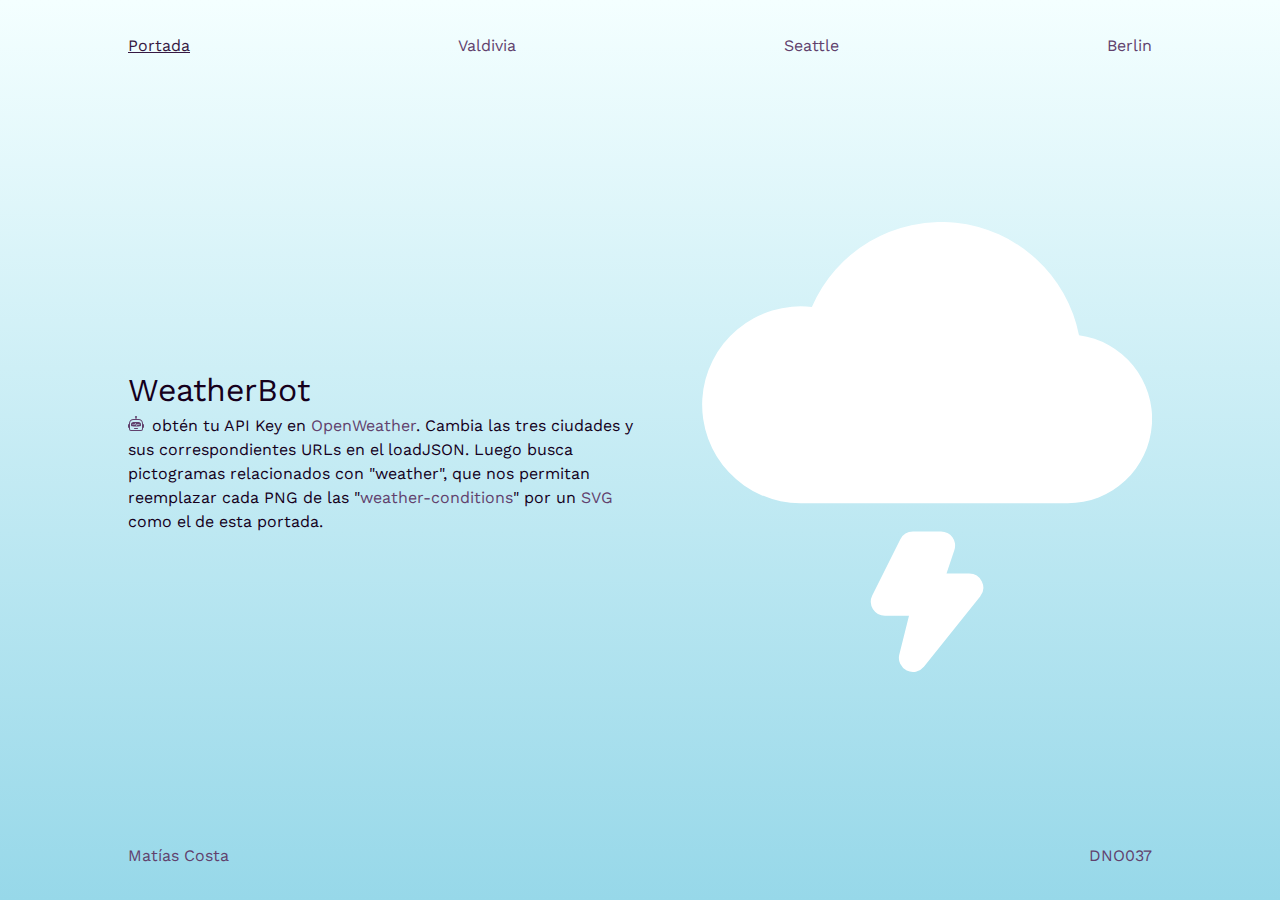
<file: index.html>
<!DOCTYPE html>
<html lang="es">
    <head>
        <meta charset="utf-8" />
        <meta name="viewport" content="width=device-width, initial-scale=1" />
        <meta name="author" content="Nombre Apellido" />
        <meta name="description" content="Diseño y nuevos medios" />
        <title>DNO037</title>
        <link rel="stylesheet" href="style.css" />
    </head>
    <body>
        <div class="container">
            <nav>
                <p><a href="index.html" class="active">Portada</a> <a href="page.html?x=1">Valdivia</a> <a href="page.html?x=2">Seattle</a> <a href="page.html?x=3">Berlin</a></p>
            </nav>
            <main>
                <div>
                    <h1>WeatherBot</h1>
                    <p>obtén tu API Key en <a href="https://openweathermap.org/api">OpenWeather</a>. Cambia las tres ciudades y sus correspondientes URLs en el loadJSON. Luego busca pictogramas relacionados con "weather", que nos permitan reemplazar cada PNG de las "<a href="https://openweathermap.org/weather-conditions">weather-conditions</a>" por un <a href="https://css-tricks.com/using-svg/">SVG</a> como el de esta portada.</p>
                </div>
                <div>
                    <img src="images/storm.svg" />
                </div>
            </main>
            <footer>
                <p><a href="#">Matías Costa</a> <a href="#">DNO037</a></p>
            </footer>
        </div>
    </body>
</html>
</file>
<file: style.css>
@charset "UTF-8";

@import url('https://fonts.googleapis.com/css2?family=Work+Sans:ital@0;1&display=swap');

* {
    margin: 0;
    padding: 0;
    font-weight: 400;
}

html, body{
    min-height: 100%;
}

body {
    font-family: 'Work Sans', sans-serif;
    background: linear-gradient(#f4ffff,#97D8E9);
    color: #15001c;
}

a {
    color: #61416d;
    text-decoration: none;
}

a:hover, a.active {
    color: #361942;
    transition: color ease .5s;
}

div.container {
    width: 80vw;
    margin: 0 auto;
}

nav, footer {
    width: 100%;
    min-height: 10vh;
    display: flex;
}

nav p, footer p {
    width: 100%;
    display: flex;
    justify-content: space-between;
    margin:auto;
}

.active {
    text-decoration: underline;
    color: black;
}

main {
    display: flex;
    flex-direction: row;
    flex-wrap: wrap;    
    height: 80vh;
}

main div {
    width: 50%;
    margin:auto;
    line-height: 1.5;
    text-align: right;
}

main div p{
    background-image: url("data:image/svg+xml,%3Csvg xmlns='http://www.w3.org/2000/svg' fill='%2361416d' class='bi bi-robot' viewBox='0 0 16 16'%3E%3Cpath d='M6 12.5a.5.5 0 0 1 .5-.5h3a.5.5 0 0 1 0 1h-3a.5.5 0 0 1-.5-.5ZM3 8.062C3 6.76 4.235 5.765 5.53 5.886a26.58 26.58 0 0 0 4.94 0C11.765 5.765 13 6.76 13 8.062v1.157a.933.933 0 0 1-.765.935c-.845.147-2.34.346-4.235.346-1.895 0-3.39-.2-4.235-.346A.933.933 0 0 1 3 9.219V8.062Zm4.542-.827a.25.25 0 0 0-.217.068l-.92.9a24.767 24.767 0 0 1-1.871-.183.25.25 0 0 0-.068.495c.55.076 1.232.149 2.02.193a.25.25 0 0 0 .189-.071l.754-.736.847 1.71a.25.25 0 0 0 .404.062l.932-.97a25.286 25.286 0 0 0 1.922-.188.25.25 0 0 0-.068-.495c-.538.074-1.207.145-1.98.189a.25.25 0 0 0-.166.076l-.754.785-.842-1.7a.25.25 0 0 0-.182-.135Z'/%3E%3Cpath d='M8.5 1.866a1 1 0 1 0-1 0V3h-2A4.5 4.5 0 0 0 1 7.5V8a1 1 0 0 0-1 1v2a1 1 0 0 0 1 1v1a2 2 0 0 0 2 2h10a2 2 0 0 0 2-2v-1a1 1 0 0 0 1-1V9a1 1 0 0 0-1-1v-.5A4.5 4.5 0 0 0 10.5 3h-2V1.866ZM14 7.5V13a1 1 0 0 1-1 1H3a1 1 0 0 1-1-1V7.5A3.5 3.5 0 0 1 5.5 4h5A3.5 3.5 0 0 1 14 7.5Z'/%3E%3C/svg%3E");
    background-size: 1rem 1rem;
    background-repeat:no-repeat;
    background-position: 0 0.15rem;
    text-indent: 1.5rem;
}

main div h1, main div p{
    text-align: left;
}

main div img{
    height:50vh;
    width:auto;
    margin: 0 auto;
}

@media (orientation:portrait){

    main {
        display: flex;
        flex-direction: row;
        flex-wrap: wrap;    
        height: auto;
        min-height: 80vh
    }

    main div {
        width: 100%;
        margin:auto;
        line-height: 1.5;
        text-align: center;
    }

    main div p{
    background-image: url("data:image/svg+xml,%3Csvg xmlns='http://www.w3.org/2000/svg' fill='%2361416d' class='bi bi-robot' viewBox='0 0 16 16'%3E%3Cpath d='M6 12.5a.5.5 0 0 1 .5-.5h3a.5.5 0 0 1 0 1h-3a.5.5 0 0 1-.5-.5ZM3 8.062C3 6.76 4.235 5.765 5.53 5.886a26.58 26.58 0 0 0 4.94 0C11.765 5.765 13 6.76 13 8.062v1.157a.933.933 0 0 1-.765.935c-.845.147-2.34.346-4.235.346-1.895 0-3.39-.2-4.235-.346A.933.933 0 0 1 3 9.219V8.062Zm4.542-.827a.25.25 0 0 0-.217.068l-.92.9a24.767 24.767 0 0 1-1.871-.183.25.25 0 0 0-.068.495c.55.076 1.232.149 2.02.193a.25.25 0 0 0 .189-.071l.754-.736.847 1.71a.25.25 0 0 0 .404.062l.932-.97a25.286 25.286 0 0 0 1.922-.188.25.25 0 0 0-.068-.495c-.538.074-1.207.145-1.98.189a.25.25 0 0 0-.166.076l-.754.785-.842-1.7a.25.25 0 0 0-.182-.135Z'/%3E%3Cpath d='M8.5 1.866a1 1 0 1 0-1 0V3h-2A4.5 4.5 0 0 0 1 7.5V8a1 1 0 0 0-1 1v2a1 1 0 0 0 1 1v1a2 2 0 0 0 2 2h10a2 2 0 0 0 2-2v-1a1 1 0 0 0 1-1V9a1 1 0 0 0-1-1v-.5A4.5 4.5 0 0 0 10.5 3h-2V1.866ZM14 7.5V13a1 1 0 0 1-1 1H3a1 1 0 0 1-1-1V7.5A3.5 3.5 0 0 1 5.5 4h5A3.5 3.5 0 0 1 14 7.5Z'/%3E%3C/svg%3E");
    background-size: 2rem 2rem;
    background-repeat:no-repeat;
    background-position: top center;
    padding-top: 3rem;
    }

    main div h1, main div p{
        text-align: center;
    }

    main div img{
        max-width:100vw;
        height:auto;
        margin: 1rem 0;
    }   

}
</file>
